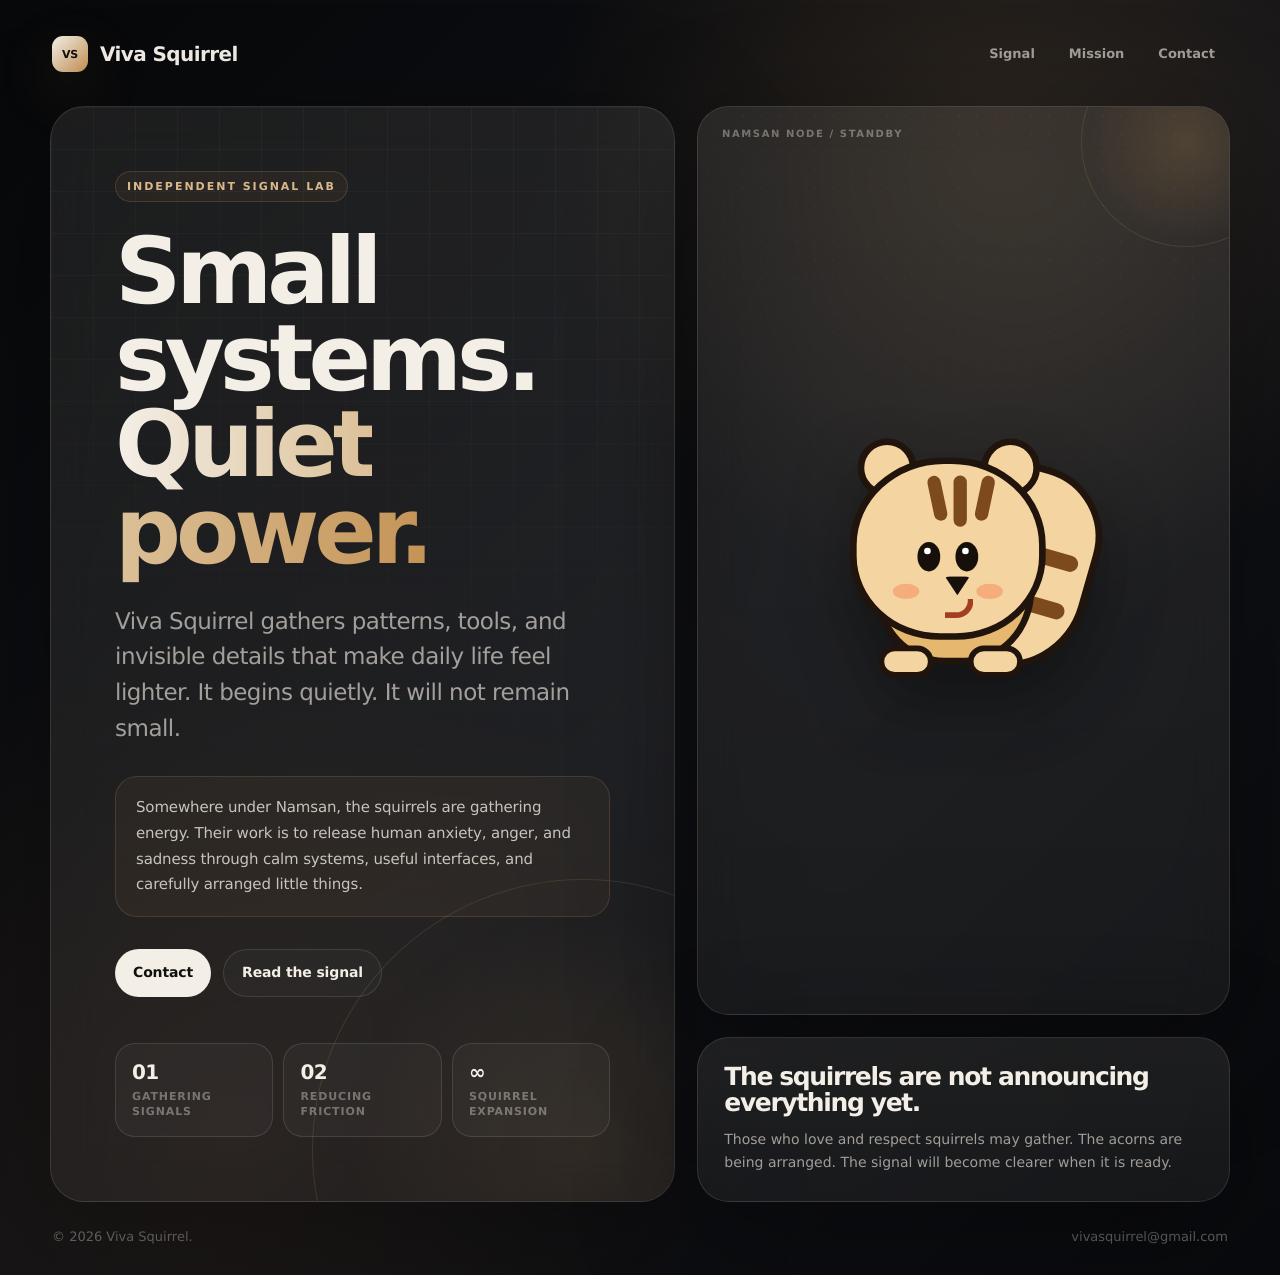
<file: index.html>
<!doctype html>
<html lang="en">
<head>
<meta charset="utf-8" />
<meta name="viewport" content="width=device-width, initial-scale=1" />
<meta name="description" content="Viva Squirrel — A quiet lab gathering signals, systems, and small tools for what comes next." />

<title>Viva Squirrel</title>
<link rel="stylesheet" href="styles.css" />
<link rel="canonical" href="https://vivasquirrel.com/" />
<link rel="icon" href="favicon.ico" sizes="any" />
<link rel="icon" href="favicon.svg" type="image/svg+xml" />
<link rel="apple-touch-icon" href="apple-touch-icon.png" />
<link rel="manifest" href="site.webmanifest" />
<meta property="og:site_name" content="Viva Squirrel" />
<meta property="og:title" content="Viva Squirrel" />
<meta property="og:description" content="Small systems. Quiet power." />
<meta property="og:image" content="https://vivasquirrel.com/og-image.png" />
<meta property="og:url" content="https://vivasquirrel.com/" />
<meta property="og:type" content="website" />
<meta name="twitter:card" content="summary_large_image" />
<meta name="twitter:title" content="Viva Squirrel" />
<meta name="twitter:description" content="Small systems. Quiet power." />
<meta name="twitter:image" content="https://vivasquirrel.com/og-image.png" />
</head>
<body>
<div class="shell">

<header class="site-header">
  <a class="brand" href="index.html" aria-label="Viva Squirrel home"><span class="mark">VS</span><span>Viva Squirrel</span></a>
  <nav class="nav" aria-label="Primary navigation"><a href="signal.html">Signal</a><a href="mission.html">Mission</a><a href="contact.html">Contact</a></nav>
</header>


<main class="grid">
  <section class="frame hero">
    <div class="content">
      <div class="eyebrow">Independent signal lab</div>
      <h1>Small systems. <span class="tone">Quiet power.</span></h1>
      <p class="lead">Viva Squirrel gathers patterns, tools, and invisible details that make daily life feel lighter. It begins quietly. It will not remain small.</p>
      <div class="note">Somewhere under Namsan, the squirrels are gathering energy. Their work is to release human anxiety, anger, and sadness through calm systems, useful interfaces, and carefully arranged little things.</div>
      <div class="actions"><a class="button primary" href="#" rel="nofollow" data-email-link>Contact</a><a class="button secondary" href="signal.html">Read the signal</a></div>
    </div>
    <div class="specs"><div class="spec"><b>01</b><span>Gathering signals</span></div><div class="spec"><b>02</b><span>Reducing friction</span></div><div class="spec"><b>∞</b><span>Squirrel expansion</span></div></div>
  </section>
  <aside class="side"><section class="panel mascot-panel">
<div class="orb"></div>
<div class="squirrel" role="img" aria-label="A quiet squirrel mascot">
  <div class="tail"></div><div class="ear left"></div><div class="ear right"></div><div class="body-shape"></div>
  <div class="head">
    <div class="stripe one"></div><div class="stripe two"></div><div class="stripe three"></div>
    <div class="eye left"></div><div class="eye right"></div><div class="cheek left"></div><div class="cheek right"></div>
    <div class="nose"></div><div class="mouth"></div>
  </div>
  <div class="arm left"></div><div class="arm right"></div><div class="foot left"></div><div class="foot right"></div>
</div>
</section><section class="panel bottom-panel"><h2>The squirrels are not announcing everything yet.</h2><p>Those who love and respect squirrels may gather. The acorns are being arranged. The signal will become clearer when it is ready.</p></section></aside>
</main>

<footer class="site-footer"><span>© 2026 Viva Squirrel.</span><span data-email-text>Contact channel loading</span></footer>
</div>
<script src="squirrel.js"></script>
</body>
</html>
</file>
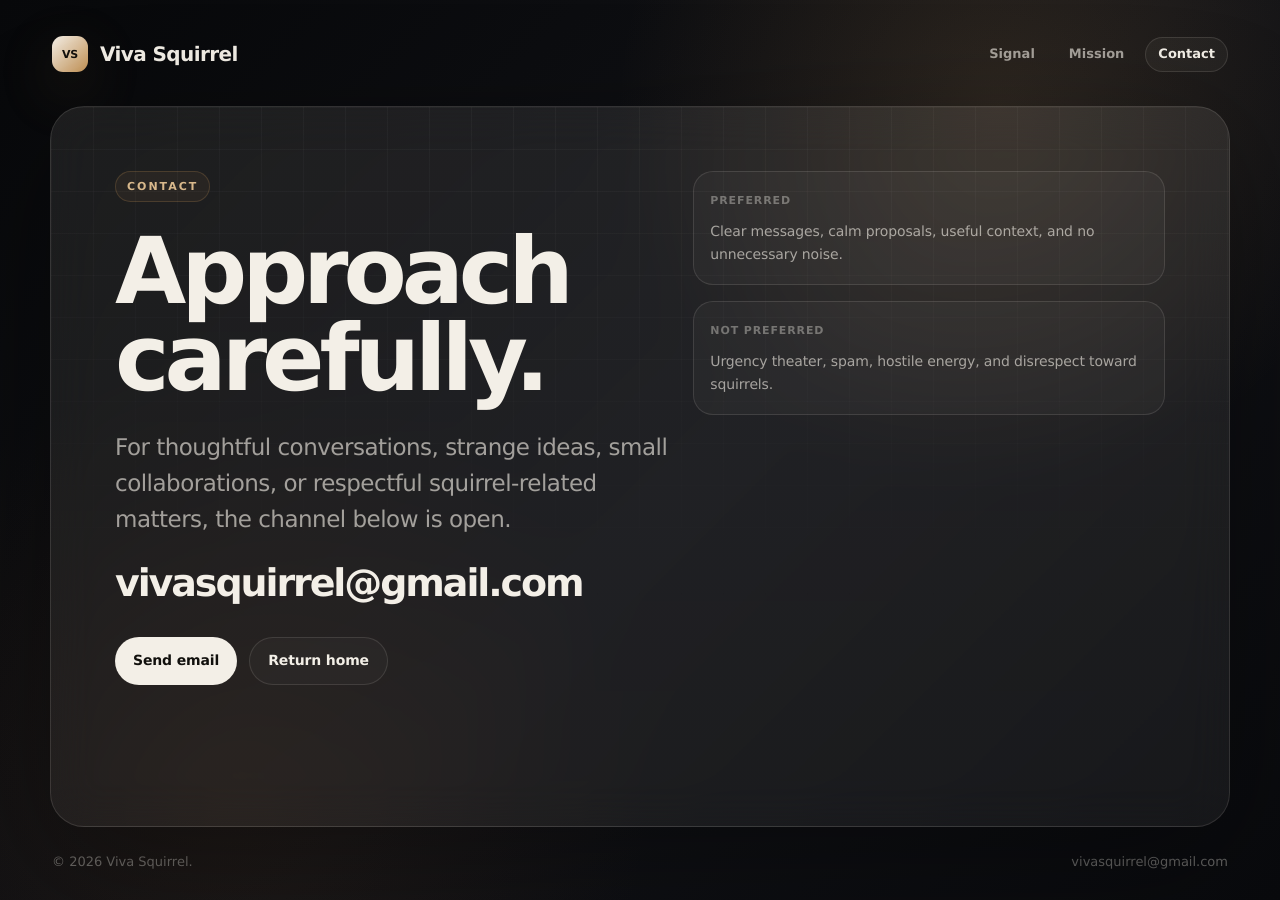
<file: contact.html>
<!doctype html>
<html lang="en">
<head>
<meta charset="utf-8" />
<meta name="viewport" content="width=device-width, initial-scale=1" />
<meta name="description" content="Contact Viva Squirrel." />

<title>Contact - Viva Squirrel</title>
<link rel="stylesheet" href="styles.css" />
<link rel="canonical" href="https://vivasquirrel.com/contact.html" />
<link rel="icon" href="favicon.ico" sizes="any" />
<link rel="icon" href="favicon.svg" type="image/svg+xml" />
<link rel="apple-touch-icon" href="apple-touch-icon.png" />
<link rel="manifest" href="site.webmanifest" />
<meta property="og:site_name" content="Viva Squirrel" />
<meta property="og:title" content="Viva Squirrel" />
<meta property="og:description" content="Small systems. Quiet power." />
<meta property="og:image" content="https://vivasquirrel.com/og-image.png" />
<meta property="og:url" content="https://vivasquirrel.com/" />
<meta property="og:type" content="website" />
<meta name="twitter:card" content="summary_large_image" />
<meta name="twitter:title" content="Viva Squirrel" />
<meta name="twitter:description" content="Small systems. Quiet power." />
<meta name="twitter:image" content="https://vivasquirrel.com/og-image.png" />
</head>
<body>
<div class="shell">

<header class="site-header">
  <a class="brand" href="index.html" aria-label="Viva Squirrel home"><span class="mark">VS</span><span>Viva Squirrel</span></a>
  <nav class="nav" aria-label="Primary navigation"><a href="signal.html">Signal</a><a href="mission.html">Mission</a><a href="contact.html" aria-current="page">Contact</a></nav>
</header>


<main class="frame page"><div class="page-grid"><section class="content"><div class="eyebrow">Contact</div><h1>Approach carefully.</h1><p class="lead">For thoughtful conversations, strange ideas, small collaborations, or respectful squirrel-related matters, the channel below is open.</p><div class="contact-line" data-email-text>Contact channel loading</div><div class="actions"><a class="button primary" href="#" rel="nofollow" data-email-link>Send email</a><a class="button secondary" href="index.html">Return home</a></div></section><aside class="stack"><div class="tile"><small>Preferred</small><p>Clear messages, calm proposals, useful context, and no unnecessary noise.</p></div><div class="tile"><small>Not preferred</small><p>Urgency theater, spam, hostile energy, and disrespect toward squirrels.</p></div></aside></div></main>

<footer class="site-footer"><span>© 2026 Viva Squirrel.</span><span data-email-text>Contact channel loading</span></footer>
</div>
<script src="squirrel.js"></script>
</body>
</html>
</file>
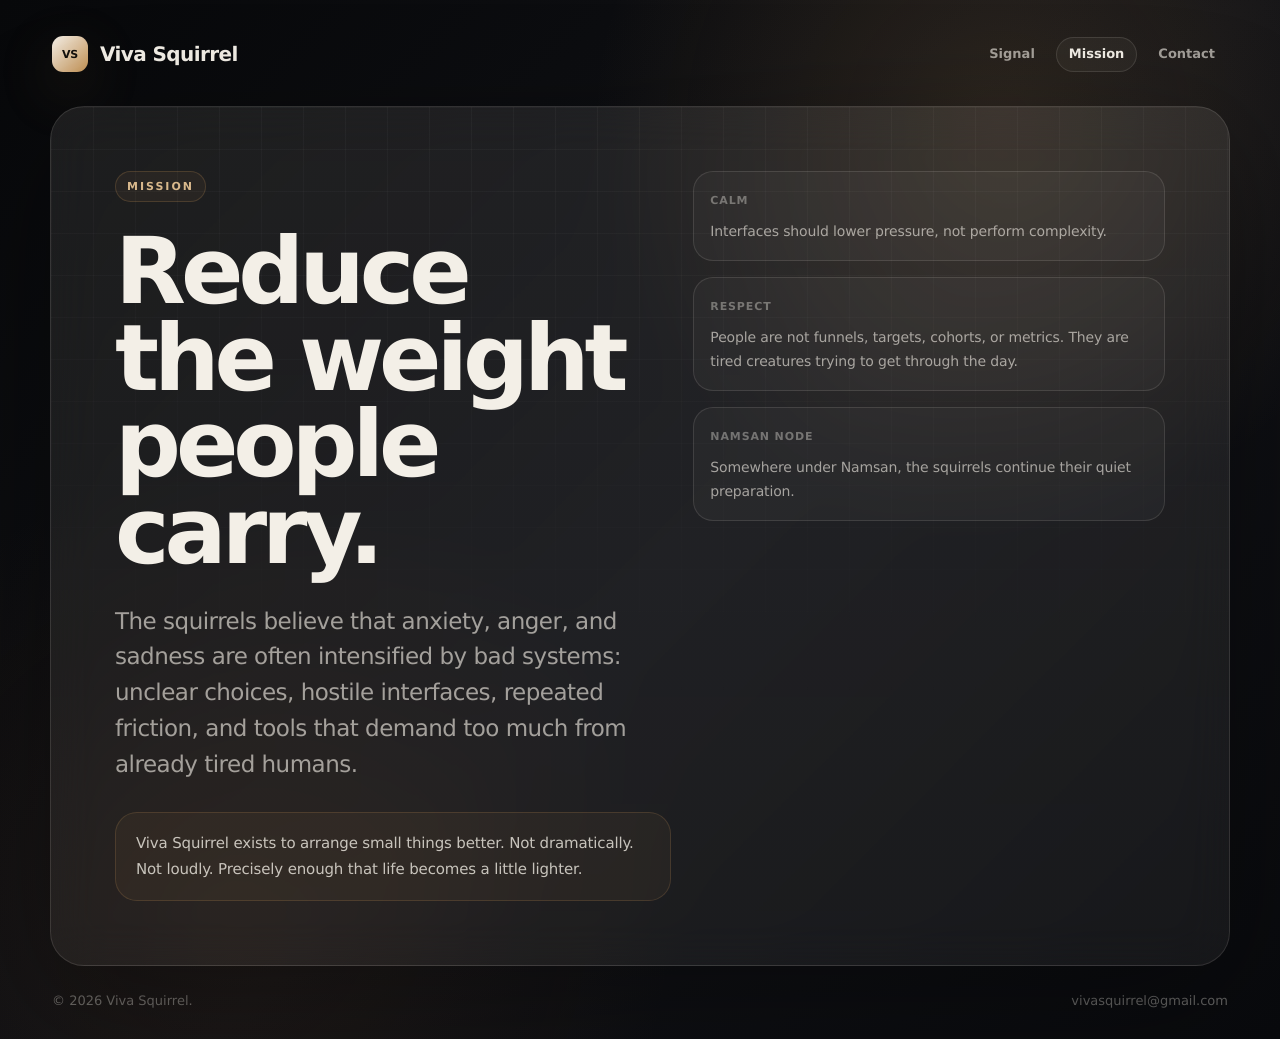
<file: mission.html>
<!doctype html>
<html lang="en">
<head>
<meta charset="utf-8" />
<meta name="viewport" content="width=device-width, initial-scale=1" />
<meta name="description" content="The mission of Viva Squirrel is to reduce anxiety, anger, and sadness through calm systems." />

<title>Mission - Viva Squirrel</title>
<link rel="stylesheet" href="styles.css" />
<link rel="canonical" href="https://vivasquirrel.com/mission.html" />
<link rel="icon" href="favicon.ico" sizes="any" />
<link rel="icon" href="favicon.svg" type="image/svg+xml" />
<link rel="apple-touch-icon" href="apple-touch-icon.png" />
<link rel="manifest" href="site.webmanifest" />
<meta property="og:site_name" content="Viva Squirrel" />
<meta property="og:title" content="Viva Squirrel" />
<meta property="og:description" content="Small systems. Quiet power." />
<meta property="og:image" content="https://vivasquirrel.com/og-image.png" />
<meta property="og:url" content="https://vivasquirrel.com/" />
<meta property="og:type" content="website" />
<meta name="twitter:card" content="summary_large_image" />
<meta name="twitter:title" content="Viva Squirrel" />
<meta name="twitter:description" content="Small systems. Quiet power." />
<meta name="twitter:image" content="https://vivasquirrel.com/og-image.png" />
</head>
<body>
<div class="shell">

<header class="site-header">
  <a class="brand" href="index.html" aria-label="Viva Squirrel home"><span class="mark">VS</span><span>Viva Squirrel</span></a>
  <nav class="nav" aria-label="Primary navigation"><a href="signal.html">Signal</a><a href="mission.html" aria-current="page">Mission</a><a href="contact.html">Contact</a></nav>
</header>


<main class="frame page"><div class="page-grid"><section class="content"><div class="eyebrow">Mission</div><h1>Reduce the weight people carry.</h1><p class="lead">The squirrels believe that anxiety, anger, and sadness are often intensified by bad systems: unclear choices, hostile interfaces, repeated friction, and tools that demand too much from already tired humans.</p><div class="note">Viva Squirrel exists to arrange small things better. Not dramatically. Not loudly. Precisely enough that life becomes a little lighter.</div></section><aside class="stack"><div class="tile"><small>Calm</small><p>Interfaces should lower pressure, not perform complexity.</p></div><div class="tile"><small>Respect</small><p>People are not funnels, targets, cohorts, or metrics. They are tired creatures trying to get through the day.</p></div><div class="tile"><small>Namsan Node</small><p>Somewhere under Namsan, the squirrels continue their quiet preparation.</p></div></aside></div></main>

<footer class="site-footer"><span>© 2026 Viva Squirrel.</span><span data-email-text>Contact channel loading</span></footer>
</div>
<script src="squirrel.js"></script>
</body>
</html>
</file>
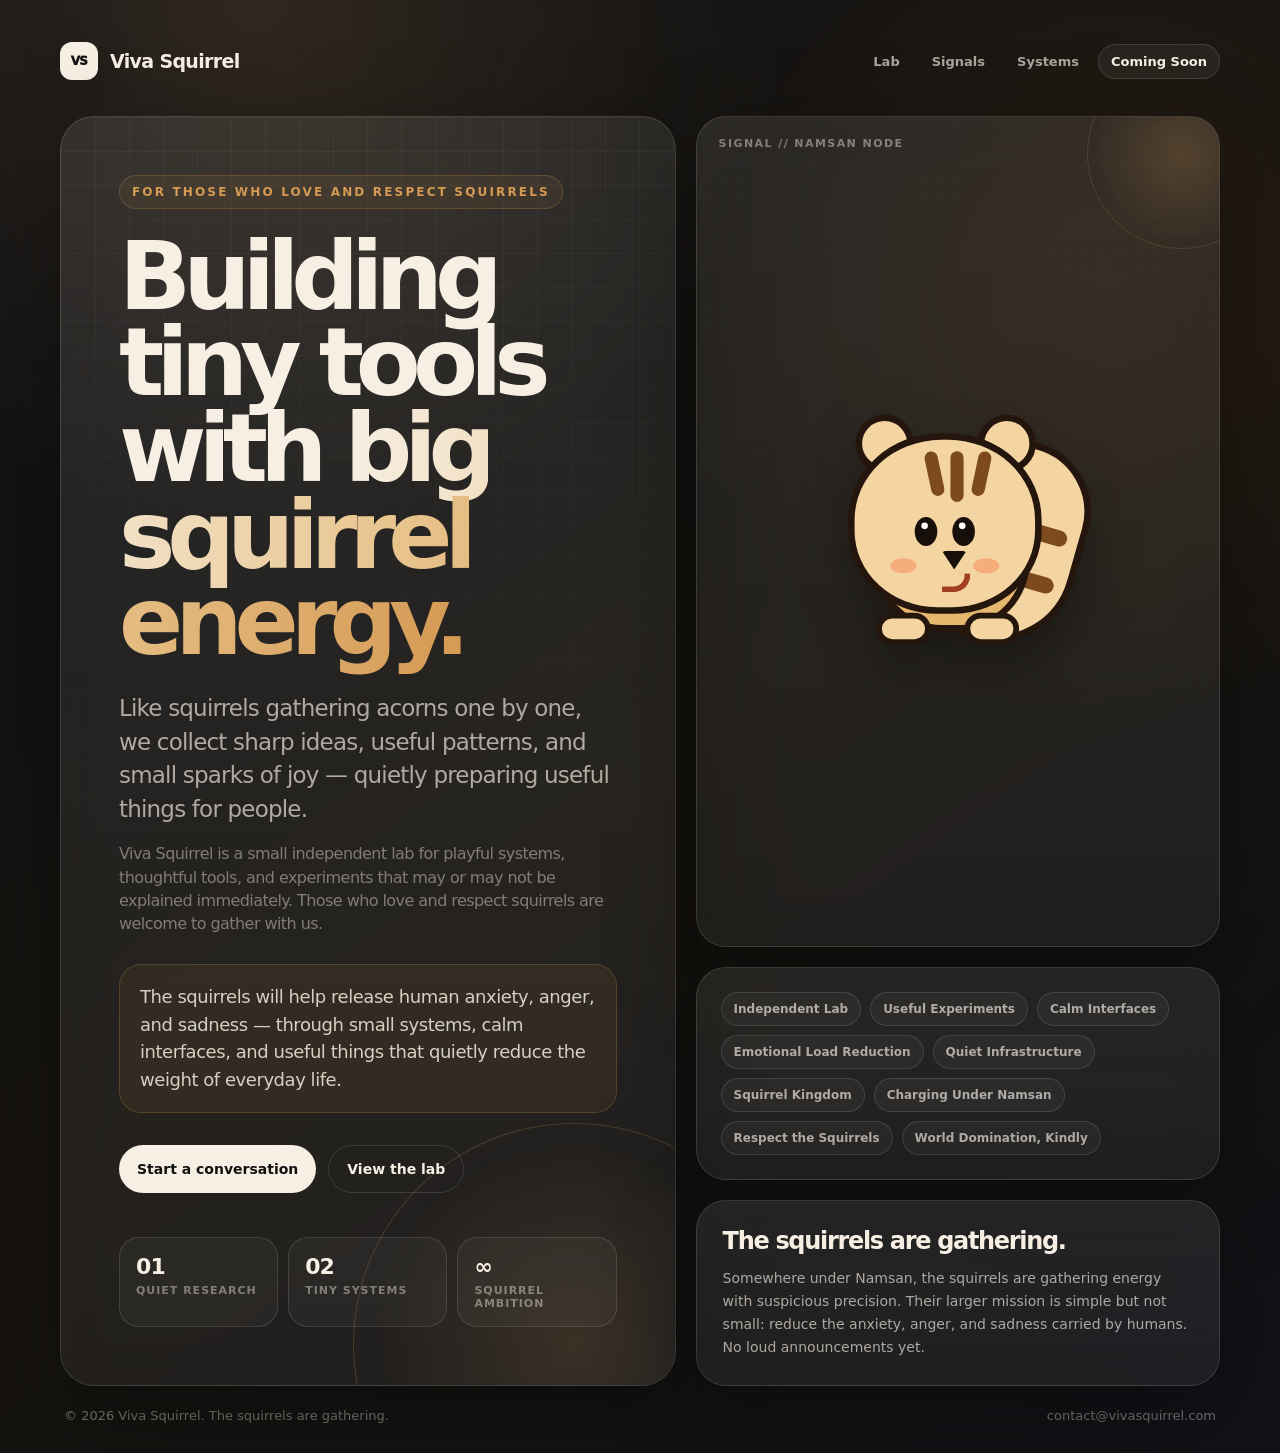
<file: page.html>
<!doctype html>
<html lang="en">
<head>
  <meta charset="utf-8" />
  <meta name="viewport" content="width=device-width, initial-scale=1" />
  <meta name="description" content="Viva Squirrel — Quietly gathering ideas, patterns, and tiny tools for what comes next." />
  <title>Viva Squirrel</title>
  <style>
    :root {
      --bg: #0f1115;
      --panel: rgba(255, 255, 255, 0.055);
      --panel-strong: rgba(255, 255, 255, 0.085);
      --ink: #f7efe3;
      --muted: rgba(247, 239, 227, 0.66);
      --muted-2: rgba(247, 239, 227, 0.44);
      --line: rgba(247, 239, 227, 0.13);
      --accent: #d59a54;
      --accent-soft: rgba(213, 154, 84, 0.18);
      --brown: #7c4a1d;
      --squirrel: #f4d4a1;
      --shadow: 0 28px 90px rgba(0, 0, 0, 0.34);
    }

    * { box-sizing: border-box; }

    html, body {
      margin: 0;
      min-height: 100%;
      font-family: Inter, ui-sans-serif, system-ui, -apple-system, BlinkMacSystemFont, "Segoe UI", sans-serif;
      color: var(--ink);
      background:
        radial-gradient(circle at 20% 0%, rgba(213, 154, 84, 0.16), transparent 30%),
        radial-gradient(circle at 86% 18%, rgba(124, 74, 29, 0.16), transparent 28%),
        linear-gradient(145deg, #0f1115 0%, #17140f 54%, #101217 100%);
    }

    body { padding: 28px; }

    .shell {
      width: min(1160px, 100%);
      min-height: calc(100vh - 56px);
      margin: 0 auto;
      display: flex;
      flex-direction: column;
      gap: 22px;
    }

    header {
      display: flex;
      align-items: center;
      justify-content: space-between;
      gap: 18px;
      padding: 14px 0;
    }

    .brand {
      display: inline-flex;
      align-items: center;
      gap: 12px;
      font-weight: 800;
      letter-spacing: -0.035em;
      font-size: 19px;
    }

    .mark {
      width: 38px;
      height: 38px;
      border-radius: 12px;
      display: grid;
      place-items: center;
      background: var(--ink);
      color: #121212;
      font-size: 12px;
      font-weight: 950;
      box-shadow: 0 16px 42px rgba(0, 0, 0, 0.28);
    }

    nav {
      display: flex;
      align-items: center;
      gap: 6px;
      color: var(--muted);
      font-size: 13px;
      font-weight: 700;
    }

    nav span {
      padding: 9px 12px;
      border: 1px solid transparent;
      border-radius: 999px;
    }

    .nav-cta {
      color: var(--ink);
      border-color: var(--line);
      background: var(--panel);
    }

    main {
      display: grid;
      grid-template-columns: 1.08fr 0.92fr;
      gap: 20px;
      align-items: stretch;
      flex: 1;
    }

    .hero,
    .card {
      border: 1px solid var(--line);
      background: linear-gradient(180deg, var(--panel-strong), var(--panel));
      box-shadow: var(--shadow);
      backdrop-filter: blur(20px);
    }

    .hero {
      min-height: 650px;
      border-radius: 34px;
      padding: clamp(32px, 5vw, 58px);
      position: relative;
      overflow: hidden;
      display: flex;
      flex-direction: column;
      justify-content: space-between;
    }

    .hero::before {
      content: "";
      position: absolute;
      inset: 0;
      background-image:
        linear-gradient(rgba(247, 239, 227, 0.04) 1px, transparent 1px),
        linear-gradient(90deg, rgba(247, 239, 227, 0.04) 1px, transparent 1px);
      background-size: 34px 34px;
      mask-image: linear-gradient(to bottom, black, transparent 72%);
      pointer-events: none;
    }

    .hero::after {
      content: "";
      position: absolute;
      right: -120px;
      bottom: -180px;
      width: 440px;
      height: 440px;
      border-radius: 50%;
      border: 1px solid rgba(213, 154, 84, 0.22);
      background: radial-gradient(circle, rgba(213, 154, 84, 0.14), transparent 66%);
      pointer-events: none;
    }

    .content { position: relative; z-index: 1; }

    .eyebrow {
      display: inline-flex;
      align-items: center;
      width: fit-content;
      margin-bottom: 24px;
      color: var(--accent);
      font-size: 12px;
      font-weight: 850;
      text-transform: uppercase;
      letter-spacing: 0.18em;
      padding: 9px 12px;
      border: 1px solid rgba(213, 154, 84, 0.24);
      border-radius: 999px;
      background: rgba(213, 154, 84, 0.08);
    }

    h1 {
      margin: 0;
      max-width: 760px;
      font-size: clamp(54px, 7.4vw, 104px);
      line-height: 0.91;
      letter-spacing: -0.085em;
    }

    .gradient {
      background: linear-gradient(90deg, var(--ink), #e8c48d, var(--accent));
      -webkit-background-clip: text;
      background-clip: text;
      color: transparent;
    }

    .subtitle {
      margin: 28px 0 0;
      max-width: 650px;
      color: var(--muted);
      font-size: clamp(18px, 2vw, 23px);
      line-height: 1.46;
      letter-spacing: -0.035em;
    }

    .subtitle.small {
      margin-top: 16px;
      font-size: clamp(14px, 1.35vw, 16px);
      color: var(--muted-2);
    }

    .mission-line {
      margin-top: 28px;
      max-width: 650px;
      padding: 18px 20px;
      border: 1px solid rgba(213, 154, 84, 0.22);
      border-radius: 22px;
      background: rgba(213, 154, 84, 0.075);
      color: rgba(247, 239, 227, 0.84);
      font-size: clamp(15px, 1.5vw, 18px);
      line-height: 1.55;
      letter-spacing: -0.025em;
    }

    .actions {
      display: flex;
      flex-wrap: wrap;
      gap: 12px;
      margin-top: 32px;
    }

    a.button {
      display: inline-flex;
      align-items: center;
      justify-content: center;
      min-height: 48px;
      padding: 0 18px;
      border-radius: 999px;
      text-decoration: none;
      font-size: 14px;
      font-weight: 850;
      transition: transform 180ms ease, border-color 180ms ease, background 180ms ease;
    }

    a.button:hover { transform: translateY(-2px); }

    .primary {
      background: var(--ink);
      color: #121212;
    }

    .secondary {
      color: var(--ink);
      background: transparent;
      border: 1px solid var(--line);
    }

    .metrics {
      display: grid;
      grid-template-columns: repeat(3, 1fr);
      gap: 10px;
      margin-top: 44px;
      position: relative;
      z-index: 1;
    }

    .metric {
      border: 1px solid var(--line);
      border-radius: 20px;
      background: rgba(255, 255, 255, 0.035);
      padding: 16px;
    }

    .metric strong {
      display: block;
      font-size: 22px;
      letter-spacing: -0.04em;
      color: var(--ink);
    }

    .metric span {
      display: block;
      margin-top: 5px;
      color: var(--muted-2);
      font-size: 11px;
      font-weight: 800;
      text-transform: uppercase;
      letter-spacing: 0.09em;
    }

    .side {
      display: grid;
      grid-template-rows: 1.25fr auto auto;
      gap: 20px;
    }

    .card {
      border-radius: 30px;
      overflow: hidden;
      position: relative;
    }

    .mascot-card {
      min-height: 420px;
      display: grid;
      place-items: center;
      padding: 30px;
    }

    .mascot-card::before {
      content: "SIGNAL // NAMSAN NODE";
      position: absolute;
      top: 20px;
      left: 22px;
      color: var(--muted-2);
      font-size: 11px;
      font-weight: 850;
      letter-spacing: 0.13em;
    }

    .orb {
      position: absolute;
      right: -58px;
      top: -58px;
      width: 190px;
      height: 190px;
      border-radius: 50%;
      background: radial-gradient(circle, rgba(213, 154, 84, 0.20), transparent 68%);
      border: 1px solid rgba(213, 154, 84, 0.18);
    }

    .grid-dots {
      position: absolute;
      inset: 0;
      background-image: radial-gradient(rgba(247, 239, 227, 0.12) 1px, transparent 1px);
      background-size: 18px 18px;
      opacity: 0.34;
      mask-image: linear-gradient(to bottom, black, transparent 72%);
      pointer-events: none;
    }

    .chip-row {
      display: flex;
      flex-wrap: wrap;
      gap: 9px;
      padding: 24px;
    }

    .chip {
      border: 1px solid var(--line);
      background: rgba(255, 255, 255, 0.035);
      border-radius: 999px;
      padding: 9px 12px;
      font-size: 12px;
      color: var(--muted);
      font-weight: 800;
    }

    .mission { padding: 26px; }

    .mission h2 {
      margin: 0;
      font-size: 24px;
      letter-spacing: -0.055em;
    }

    .mission p {
      margin: 12px 0 0;
      color: var(--muted);
      line-height: 1.65;
      font-size: 14px;
    }

    .squirrel {
      position: relative;
      width: min(285px, 68vw);
      aspect-ratio: 1;
      filter: drop-shadow(0 28px 28px rgba(0, 0, 0, 0.32));
      transform: scale(0.94);
    }

    .tail {
      position: absolute;
      right: 10px;
      top: 44px;
      width: 155px;
      height: 220px;
      border-radius: 80px 86px 100px 76px;
      background: var(--squirrel);
      border: 7px solid #24160d;
      transform: rotate(16deg);
    }

    .tail::before, .tail::after {
      content: "";
      position: absolute;
      left: 12px;
      right: 12px;
      height: 17px;
      border-radius: 999px;
      background: var(--brown);
    }

    .tail::before { top: 76px; }
    .tail::after { top: 128px; }

    .body {
      position: absolute;
      left: 52px;
      bottom: 36px;
      width: 168px;
      height: 178px;
      border-radius: 48% 48% 44% 44%;
      background: #e6b76e;
      border: 7px solid #24160d;
    }

    .head {
      position: absolute;
      left: 26px;
      top: 38px;
      width: 206px;
      height: 192px;
      border-radius: 48% 48% 46% 46%;
      background: var(--squirrel);
      border: 7px solid #24160d;
    }

    .ear {
      position: absolute;
      width: 62px;
      height: 62px;
      border-radius: 50%;
      background: var(--squirrel);
      border: 7px solid #24160d;
      top: 18px;
    }

    .ear.left { left: 34px; }
    .ear.right { left: 164px; }

    .stripe {
      position: absolute;
      top: 12px;
      width: 14px;
      height: 48px;
      border-radius: 999px;
      background: var(--brown);
    }

    .stripe.one { left: 78px; transform: rotate(-12deg); }
    .stripe.two { left: 102px; height: 54px; }
    .stripe.three { left: 128px; transform: rotate(12deg); }

    .eye {
      position: absolute;
      top: 82px;
      width: 24px;
      height: 31px;
      border-radius: 50%;
      background: #17100a;
    }

    .eye.left { left: 64px; }
    .eye.right { right: 64px; }

    .eye::after {
      content: "";
      position: absolute;
      top: 6px;
      left: 7px;
      width: 7px;
      height: 7px;
      border-radius: 50%;
      background: white;
    }

    .nose {
      position: absolute;
      top: 118px;
      left: 91px;
      width: 30px;
      height: 20px;
      background: #17100a;
      clip-path: polygon(6% 0, 94% 0, 50% 100%);
      border-radius: 7px;
    }

    .mouth {
      position: absolute;
      top: 142px;
      left: 93px;
      width: 30px;
      height: 20px;
      border-bottom: 6px solid #a23e21;
      border-right: 6px solid #a23e21;
      border-radius: 0 0 18px 0;
    }

    .cheek {
      position: absolute;
      top: 126px;
      width: 28px;
      height: 16px;
      border-radius: 50%;
      background: rgba(245, 158, 109, 0.72);
    }

    .cheek.left { left: 38px; }
    .cheek.right { right: 38px; }

    .foot {
      position: absolute;
      bottom: 22px;
      width: 58px;
      height: 34px;
      border-radius: 999px;
      background: var(--squirrel);
      border: 6px solid #24160d;
    }

    .foot.left { left: 56px; }
    .foot.right { left: 150px; }

    footer {
      display: flex;
      flex-wrap: wrap;
      align-items: center;
      justify-content: space-between;
      gap: 16px;
      color: var(--muted-2);
      font-size: 13px;
      padding: 0 4px 2px;
    }

    footer a {
      color: var(--ink);
      text-decoration: none;
      font-weight: 800;
    }

    @media (max-width: 920px) {
      body { padding: 18px; }
      .shell { min-height: calc(100vh - 36px); }
      nav span:not(.nav-cta) { display: none; }
      main { grid-template-columns: 1fr; }
      .hero { min-height: auto; border-radius: 28px; }
      .metrics { grid-template-columns: 1fr; }
      .mascot-card { min-height: 350px; }
      footer { flex-direction: column; align-items: flex-start; }
    }
  </style>
</head>
<body>
  <div class="shell">
    <header>
      <div class="brand" aria-label="Viva Squirrel">
        <span class="mark">VS</span>
        <span>Viva Squirrel</span>
      </div>
      <nav aria-label="Viva Squirrel navigation">
        <span>Lab</span>
        <span>Signals</span>
        <span>Systems</span>
        <span class="nav-cta">Coming Soon</span>
      </nav>
    </header>

    <main>
      <section class="hero">
        <div class="content">
          <div class="eyebrow">For those who love and respect squirrels</div>
          <h1>Building tiny tools with <span class="gradient">big squirrel energy.</span></h1>
          <p class="subtitle">Like squirrels gathering acorns one by one, we collect sharp ideas, useful patterns, and small sparks of joy — quietly preparing useful things for people.</p>
          <p class="subtitle small">Viva Squirrel is a small independent lab for playful systems, thoughtful tools, and experiments that may or may not be explained immediately. Those who love and respect squirrels are welcome to gather with us.</p>
          <div class="mission-line">The squirrels will help release human anxiety, anger, and sadness — through small systems, calm interfaces, and useful things that quietly reduce the weight of everyday life.</div>
          <div class="actions">
            <a class="button primary" href="mailto:contact@vivasquirrel.com">Start a conversation</a>
            <a class="button secondary" href="https://github.com/vivasquirrel" target="_blank" rel="noreferrer">View the lab</a>
          </div>
        </div>

        <div class="metrics" aria-label="Viva Squirrel focus areas">
          <div class="metric">
            <strong>01</strong>
            <span>Quiet research</span>
          </div>
          <div class="metric">
            <strong>02</strong>
            <span>Tiny systems</span>
          </div>
          <div class="metric">
            <strong>∞</strong>
            <span>Squirrel ambition</span>
          </div>
        </div>
      </section>

      <section class="side">
        <div class="card mascot-card" aria-label="Squirrel illustration">
          <div class="grid-dots"></div>
          <div class="orb"></div>
          <div class="squirrel" role="img" aria-label="A cute squirrel mascot">
            <div class="tail"></div>
            <div class="ear left"></div>
            <div class="ear right"></div>
            <div class="body"></div>
            <div class="head">
              <div class="stripe one"></div>
              <div class="stripe two"></div>
              <div class="stripe three"></div>
              <div class="eye left"></div>
              <div class="eye right"></div>
              <div class="cheek left"></div>
              <div class="cheek right"></div>
              <div class="nose"></div>
              <div class="mouth"></div>
            </div>
            <div class="foot left"></div>
            <div class="foot right"></div>
          </div>
        </div>

        <div class="card">
          <div class="chip-row" aria-label="Viva Squirrel keywords">
            <span class="chip">Independent Lab</span>
            <span class="chip">Useful Experiments</span>
            <span class="chip">Calm Interfaces</span>
            <span class="chip">Emotional Load Reduction</span>
            <span class="chip">Quiet Infrastructure</span>
            <span class="chip">Squirrel Kingdom</span>
            <span class="chip">Charging Under Namsan</span>
            <span class="chip">Respect the Squirrels</span>
            <span class="chip">World Domination, Kindly</span>
          </div>
        </div>

        <div class="card mission">
          <h2>The squirrels are gathering.</h2>
          <p>Somewhere under Namsan, the squirrels are gathering energy with suspicious precision. Their larger mission is simple but not small: reduce the anxiety, anger, and sadness carried by humans. No loud announcements yet.</p>
        </div>
      </section>
    </main>

    <footer>
      <span>© 2026 Viva Squirrel. The squirrels are gathering.</span>
      <span>contact@vivasquirrel.com</span>
    </footer>
  </div>
</body>
</html>
</file>
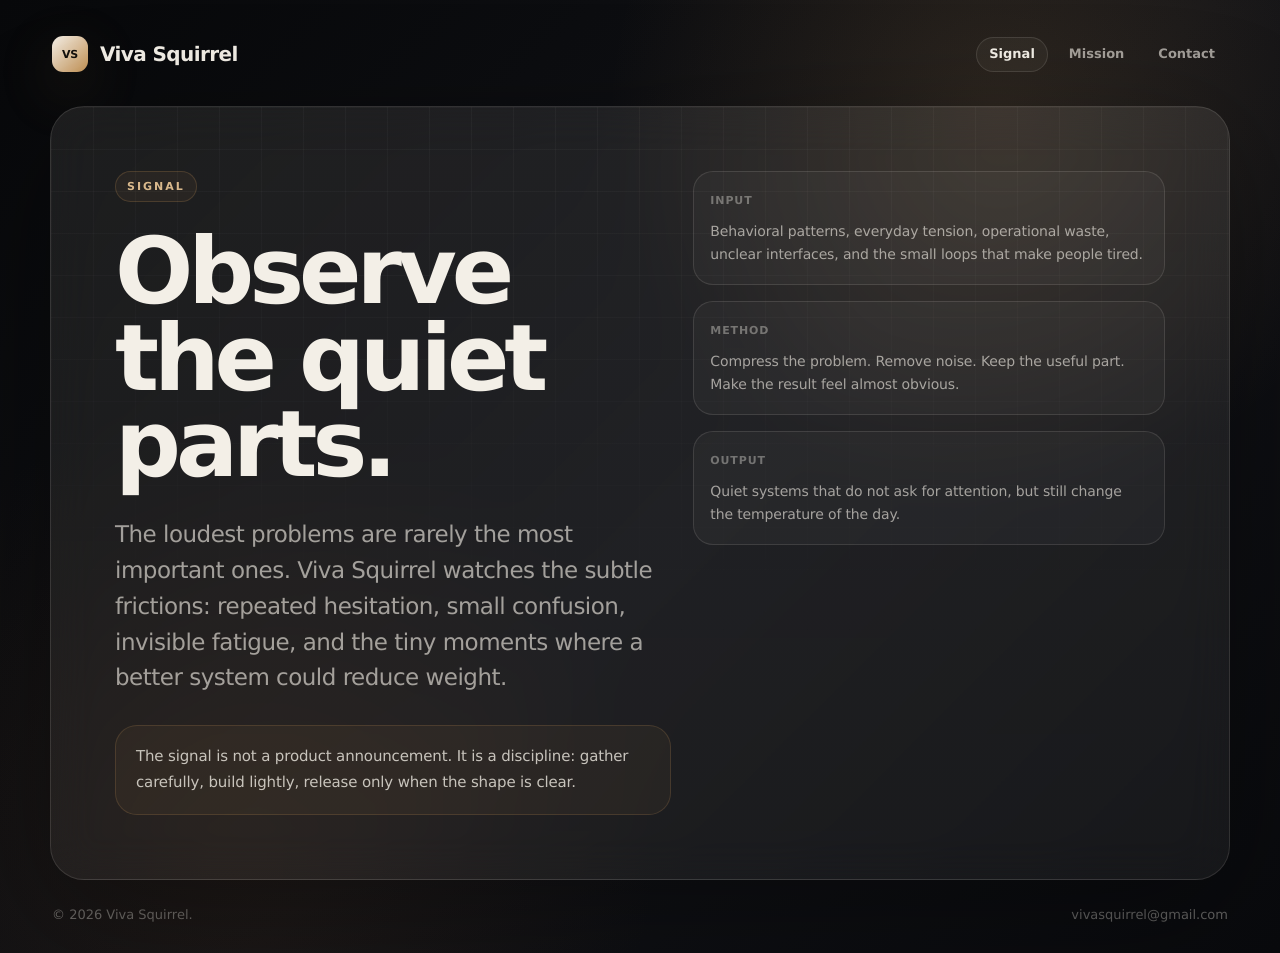
<file: signal.html>
<!doctype html>
<html lang="en">
<head>
<meta charset="utf-8" />
<meta name="viewport" content="width=device-width, initial-scale=1" />
<meta name="description" content="Viva Squirrel observes quiet signals, subtle friction, and small patterns." />

<title>Signal - Viva Squirrel</title>
<link rel="stylesheet" href="styles.css" />
<link rel="canonical" href="https://vivasquirrel.com/signal.html" />
<link rel="icon" href="favicon.ico" sizes="any" />
<link rel="icon" href="favicon.svg" type="image/svg+xml" />
<link rel="apple-touch-icon" href="apple-touch-icon.png" />
<link rel="manifest" href="site.webmanifest" />
<meta property="og:site_name" content="Viva Squirrel" />
<meta property="og:title" content="Viva Squirrel" />
<meta property="og:description" content="Small systems. Quiet power." />
<meta property="og:image" content="https://vivasquirrel.com/og-image.png" />
<meta property="og:url" content="https://vivasquirrel.com/" />
<meta property="og:type" content="website" />
<meta name="twitter:card" content="summary_large_image" />
<meta name="twitter:title" content="Viva Squirrel" />
<meta name="twitter:description" content="Small systems. Quiet power." />
<meta name="twitter:image" content="https://vivasquirrel.com/og-image.png" />
</head>
<body>
<div class="shell">

<header class="site-header">
  <a class="brand" href="index.html" aria-label="Viva Squirrel home"><span class="mark">VS</span><span>Viva Squirrel</span></a>
  <nav class="nav" aria-label="Primary navigation"><a href="signal.html" aria-current="page">Signal</a><a href="mission.html">Mission</a><a href="contact.html">Contact</a></nav>
</header>


<main class="frame page"><div class="page-grid"><section class="content"><div class="eyebrow">Signal</div><h1>Observe the quiet parts.</h1><p class="lead">The loudest problems are rarely the most important ones. Viva Squirrel watches the subtle frictions: repeated hesitation, small confusion, invisible fatigue, and the tiny moments where a better system could reduce weight.</p><div class="note">The signal is not a product announcement. It is a discipline: gather carefully, build lightly, release only when the shape is clear.</div></section><aside class="stack"><div class="tile"><small>Input</small><p>Behavioral patterns, everyday tension, operational waste, unclear interfaces, and the small loops that make people tired.</p></div><div class="tile"><small>Method</small><p>Compress the problem. Remove noise. Keep the useful part. Make the result feel almost obvious.</p></div><div class="tile"><small>Output</small><p>Quiet systems that do not ask for attention, but still change the temperature of the day.</p></div></aside></div></main>

<footer class="site-footer"><span>© 2026 Viva Squirrel.</span><span data-email-text>Contact channel loading</span></footer>
</div>
<script src="squirrel.js"></script>
</body>
</html>
</file>
<file: styles.css>
:root{--bg:#090a0d;--ink:#f3efe7;--muted:rgba(243,239,231,.62);--faint:rgba(243,239,231,.38);--line:rgba(243,239,231,.12);--panel:rgba(243,239,231,.055);--panel2:rgba(243,239,231,.085);--gold:#c49355;--brown:#7c4a1d;--squirrel:#f4d4a1}
*{box-sizing:border-box}
html,body{margin:0;min-height:100%;color:var(--ink);background:radial-gradient(circle at 78% 12%,rgba(196,147,85,.16),transparent 30%),radial-gradient(circle at 18% 88%,rgba(124,74,29,.13),transparent 32%),linear-gradient(135deg,#07080a 0%,#111216 54%,#090a0d 100%);font-family:Inter,ui-sans-serif,system-ui,-apple-system,BlinkMacSystemFont,"Segoe UI",sans-serif;-webkit-font-smoothing:antialiased;text-rendering:geometricPrecision}
body{padding:30px}a{color:inherit}.shell{width:min(1180px,100%);min-height:calc(100vh - 60px);margin:0 auto;display:grid;grid-template-rows:auto 1fr auto;gap:28px}.site-header{display:flex;align-items:center;justify-content:space-between;gap:24px;padding:6px 2px}.brand{display:inline-flex;align-items:center;gap:12px;text-decoration:none;font-weight:720;letter-spacing:-.03em;font-size:20px}.mark{width:36px;height:36px;border-radius:11px;display:grid;place-items:center;color:#12100d;background:linear-gradient(135deg,#f4efe7,#c49355);font-size:11px;font-weight:900;letter-spacing:-.03em;box-shadow:0 18px 60px rgba(196,147,85,.18)}.nav{display:flex;align-items:center;gap:8px;font-size:13px;font-weight:640;color:var(--muted)}.nav a{text-decoration:none;padding:9px 12px;border-radius:999px;border:1px solid transparent;transition:color .18s ease,border-color .18s ease,background .18s ease}.nav a:hover,.nav a[aria-current=page]{color:var(--ink);border-color:var(--line);background:rgba(243,239,231,.045)}
.frame,.panel{border:1px solid var(--line);background:linear-gradient(180deg,var(--panel2),var(--panel));box-shadow:0 30px 120px rgba(0,0,0,.34);backdrop-filter:blur(22px);position:relative;overflow:hidden}.frame{border-radius:34px}.frame:before{content:"";position:absolute;inset:0;background-image:linear-gradient(rgba(243,239,231,.035) 1px,transparent 1px),linear-gradient(90deg,rgba(243,239,231,.035) 1px,transparent 1px);background-size:42px 42px;mask-image:linear-gradient(to bottom,black,transparent 72%);pointer-events:none}.grid{display:grid;grid-template-columns:minmax(0,1.08fr) minmax(320px,.92fr);gap:22px;align-items:stretch}.hero{min-height:650px;padding:clamp(32px,5vw,64px);display:flex;flex-direction:column;justify-content:space-between}.hero:after{content:"";position:absolute;right:-180px;bottom:-220px;width:540px;height:540px;border-radius:50%;border:1px solid rgba(196,147,85,.18);background:radial-gradient(circle,rgba(196,147,85,.11),transparent 64%);pointer-events:none}.content{position:relative;z-index:1}.eyebrow{display:inline-flex;width:fit-content;margin-bottom:26px;padding:8px 11px;border:1px solid rgba(196,147,85,.22);border-radius:999px;background:rgba(196,147,85,.07);color:rgba(232,198,150,.92);font-size:11px;font-weight:760;letter-spacing:.18em;text-transform:uppercase}
h1{margin:0;max-width:840px;font-size:clamp(56px,7.2vw,104px);line-height:.94;letter-spacing:-.055em;font-weight:760;text-wrap:balance}h2{margin:0;font-size:clamp(28px,3.1vw,42px);line-height:1.02;letter-spacing:-.065em;font-weight:800}.tone{background:linear-gradient(90deg,#f4efe7 0%,#dcc199 44%,#c49355 100%);-webkit-background-clip:text;background-clip:text;color:transparent}.lead{margin:30px 0 0;max-width:700px;color:var(--muted);font-size:clamp(18px,2vw,23px);line-height:1.56;letter-spacing:-.022em;font-weight:400}.note{margin-top:28px;max-width:700px;padding:18px 20px;border:1px solid rgba(196,147,85,.2);border-radius:22px;background:rgba(196,147,85,.06);color:rgba(243,239,231,.78);font-size:15px;line-height:1.72;letter-spacing:-.01em;font-weight:400}.actions{display:flex;flex-wrap:wrap;gap:12px;margin-top:32px}.button{display:inline-flex;align-items:center;justify-content:center;min-height:48px;padding:0 18px;border-radius:999px;text-decoration:none;font-size:14px;letter-spacing:-.01em;font-weight:680;transition:transform .18s ease}.button:hover{transform:translateY(-2px)}.primary{background:var(--ink);color:#11100d}.secondary{color:var(--ink);border:1px solid var(--line);background:rgba(243,239,231,.025)}
.specs{position:relative;z-index:1;display:grid;grid-template-columns:repeat(3,1fr);gap:10px;margin-top:46px}.spec,.tile{border:1px solid var(--line);border-radius:20px;padding:16px;background:rgba(243,239,231,.032)}.spec b{display:block;font-size:20px;font-weight:700;letter-spacing:-.03em}.spec span,.tile small{display:block;margin-top:6px;color:var(--faint);font-size:11px;line-height:1.35;font-weight:720;letter-spacing:.08em;text-transform:uppercase}.tile p{margin:12px 0 0;color:var(--muted);line-height:1.68;font-size:14px;letter-spacing:-.01em;font-weight:400}.side{display:grid;grid-template-rows:1fr auto;gap:22px}.panel{border-radius:32px}.mascot-panel{min-height:480px;display:grid;place-items:center;padding:34px}.mascot-panel:before{content:"NAMSAN NODE / STANDBY";position:absolute;top:22px;left:24px;color:var(--faint);font-size:10px;font-weight:760;letter-spacing:.16em}.mascot-panel:after{content:"";position:absolute;inset:0;background-image:radial-gradient(rgba(243,239,231,.12) 1px,transparent 1px);background-size:18px 18px;opacity:.26;mask-image:linear-gradient(to bottom,black,transparent 68%);pointer-events:none}.orb{position:absolute;right:-62px;top:-70px;width:210px;height:210px;border-radius:50%;background:radial-gradient(circle,rgba(196,147,85,.2),transparent 68%);border:1px solid rgba(196,147,85,.18)}
.squirrel{position:relative;z-index:1;width:min(292px,70vw);aspect-ratio:1;filter:drop-shadow(0 34px 34px rgba(0,0,0,.36));transform:scale(.95)}.tail{position:absolute;right:10px;top:44px;width:155px;height:220px;border-radius:80px 86px 100px 76px;background:var(--squirrel);border:7px solid #20140c;transform:rotate(16deg)}.tail:before,.tail:after{content:"";position:absolute;left:12px;right:12px;height:17px;border-radius:999px;background:var(--brown)}.tail:before{top:76px}.tail:after{top:128px}.body-shape{position:absolute;left:52px;bottom:36px;width:168px;height:178px;border-radius:48% 48% 44% 44%;background:#e6b76e;border:7px solid #20140c}.head{position:absolute;left:26px;top:38px;width:206px;height:192px;border-radius:48% 48% 46% 46%;background:var(--squirrel);border:7px solid #20140c}.ear{position:absolute;width:62px;height:62px;border-radius:50%;background:var(--squirrel);border:7px solid #20140c;top:18px}.ear.left{left:34px}.ear.right{left:164px}.stripe{position:absolute;top:12px;width:14px;height:48px;border-radius:999px;background:var(--brown)}.stripe.one{left:78px;transform:rotate(-12deg)}.stripe.two{left:102px;height:54px}.stripe.three{left:128px;transform:rotate(12deg)}.eye{position:absolute;top:82px;width:24px;height:31px;border-radius:50%;background:#17100a}.eye.left{left:64px}.eye.right{right:64px}.eye:after{content:"";position:absolute;top:6px;left:7px;width:7px;height:7px;border-radius:50%;background:white}.nose{position:absolute;top:118px;left:91px;width:30px;height:20px;background:#17100a;clip-path:polygon(6% 0,94% 0,50% 100%);border-radius:7px}.mouth{position:absolute;top:142px;left:93px;width:30px;height:20px;border-bottom:6px solid #a23e21;border-right:6px solid #a23e21;border-radius:0 0 18px 0}.cheek{position:absolute;top:126px;width:28px;height:16px;border-radius:50%;background:rgba(245,158,109,.72)}.cheek.left{left:38px}.cheek.right{right:38px}.foot{position:absolute;bottom:22px;width:58px;height:34px;border-radius:999px;background:var(--squirrel);border:6px solid #20140c}.foot.left{left:56px}.foot.right{left:150px}
.bottom-panel{padding:26px}.bottom-panel h2{margin:0;font-size:25px;line-height:1.04;letter-spacing:-.055em;font-weight:780}.bottom-panel p{margin:13px 0 0;color:var(--muted);line-height:1.64;font-size:14px}.page{min-height:650px;padding:clamp(32px,5vw,64px)}.page-grid{display:grid;grid-template-columns:minmax(0,.92fr) minmax(320px,.78fr);gap:22px;align-items:start}.stack{display:grid;gap:16px}.contact-line{margin-top:22px;color:var(--ink);font-size:clamp(24px,3vw,38px);letter-spacing:-.055em;font-weight:760}.site-footer{display:flex;flex-wrap:wrap;align-items:center;justify-content:space-between;gap:16px;color:var(--faint);font-size:13px;padding:0 2px}
@media (max-width:940px){body{padding:18px}.shell{min-height:calc(100vh - 36px)}.grid,.page-grid{grid-template-columns:1fr}.hero,.page{min-height:auto;border-radius:28px}.specs{grid-template-columns:1fr}.mascot-panel{min-height:380px}.nav a:not(:last-child){display:none}.site-footer{flex-direction:column;align-items:flex-start}}
</file>
